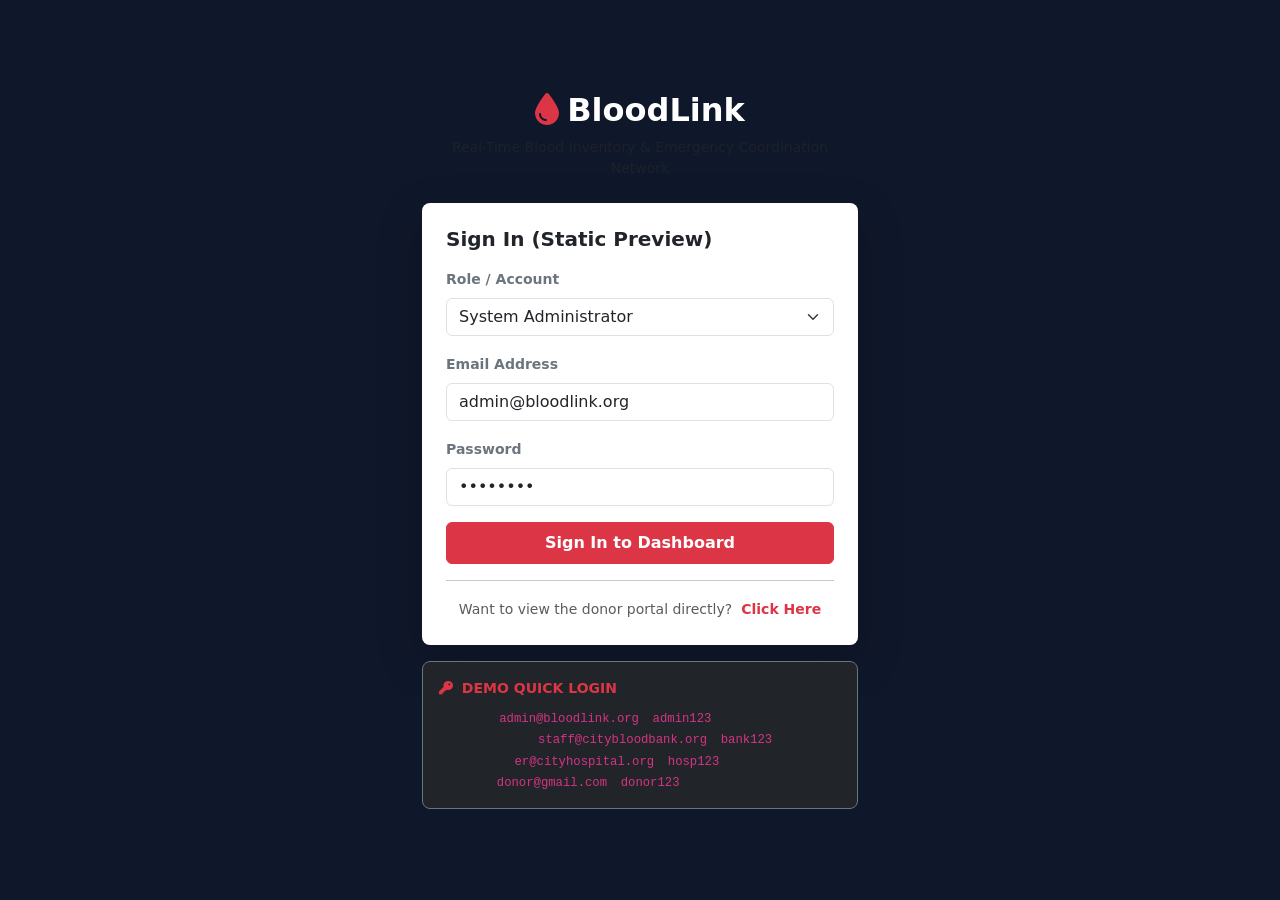
<file: index.html>
<!DOCTYPE html>
<html lang="en">
<head>
    <meta charset="UTF-8">
    <meta name="viewport" content="width=device-width, initial-scale=1.0">
    <title>Login | BloodLink Network Preview</title>
    <link href="https://cdn.jsdelivr.net/npm/bootstrap@5.3.2/dist/css/bootstrap.min.css" rel="stylesheet">
    <link href="https://cdnjs.cloudflare.com/ajax/libs/font-awesome/6.4.2/css/all.min.css" rel="stylesheet">
    <style>
        body { background-color: #0f172a; font-family: 'Segoe UI', system-ui, sans-serif; }
        .card { border: none; border-radius: 8px; }
    </style>
</head>
<body class="d-flex align-items-center vh-100 py-4">
    <div class="container" style="max-width: 460px;">
        <!-- Brand Header -->
        <div class="text-center text-white mb-4">
            <h2 class="fw-bold"><i class="fa-solid fa-droplet text-danger me-2"></i>BloodLink</h2>
            <p class="text-muted small">Real-Time Blood Inventory & Emergency Coordination Network</p>
        </div>

        <div class="card p-4 shadow-lg bg-white">
            <h5 class="fw-bold text-dark mb-3">Sign In (Static Preview)</h5>
            
            <form id="loginForm" onsubmit="handleStaticLogin(event)">
                <div class="mb-3">
                    <label class="form-label small fw-semibold text-secondary">Role / Account</label>
                    <select class="form-select" id="roleSelect" onchange="quickFillCredentials(this.value)">
                        <option value="admin">System Administrator</option>
                        <option value="bloodbank">Blood Bank Staff</option>
                        <option value="hospital">Hospital Emergency Staff</option>
                        <option value="donor">Registered Voluntary Donor</option>
                    </select>
                </div>

                <div class="mb-3">
                    <label class="form-label small fw-semibold text-secondary">Email Address</label>
                    <input type="email" id="emailInput" class="form-control" value="admin@bloodlink.org" required>
                </div>

                <div class="mb-3">
                    <label class="form-label small fw-semibold text-secondary">Password</label>
                    <input type="password" id="passwordInput" class="form-control" value="admin123" required>
                </div>

                <button type="submit" class="btn btn-danger w-100 fw-semibold py-2">Sign In to Dashboard</button>
            </form>

            <hr class="my-3">

            <div class="text-center">
                <span class="small text-muted">Want to view the donor portal directly?</span>
                <a href="donor.html" class="small fw-bold text-danger ms-1 text-decoration-none">Click Here</a>
            </div>
        </div>

        <!-- Demo Login Credentials Card -->
        <div class="card mt-3 p-3 bg-dark text-white border border-secondary">
            <div class="fw-bold small text-uppercase text-danger mb-2"><i class="fa-solid fa-key me-1"></i> Demo Quick Login</div>
            <div class="small text-muted">
                <div><strong>Admin:</strong> <code>admin@bloodlink.org</code> / <code>admin123</code></div>
                <div><strong>Blood Bank:</strong> <code>staff@citybloodbank.org</code> / <code>bank123</code></div>
                <div><strong>Hospital:</strong> <code>er@cityhospital.org</code> / <code>hosp123</code></div>
                <div><strong>Donor:</strong> <code>donor@gmail.com</code> / <code>donor123</code></div>
            </div>
        </div>
    </div>

    <script>
        function quickFillCredentials(role) {
            const emailInput = document.getElementById('emailInput');
            const passwordInput = document.getElementById('passwordInput');
            
            if (role === 'admin') {
                emailInput.value = 'admin@bloodlink.org';
                passwordInput.value = 'admin123';
            } else if (role === 'bloodbank') {
                emailInput.value = 'staff@citybloodbank.org';
                passwordInput.value = 'bank123';
            } else if (role === 'hospital') {
                emailInput.value = 'er@cityhospital.org';
                passwordInput.value = 'hosp123';
            } else if (role === 'donor') {
                emailInput.value = 'donor@gmail.com';
                passwordInput.value = 'donor123';
            }
        }

        function handleStaticLogin(event) {
            event.preventDefault();
            const role = document.getElementById('roleSelect').value;
            
            if (role === 'admin') {
                window.location.href = 'admin.html';
            } else if (role === 'bloodbank') {
                window.location.href = 'bloodbank.html';
            } else if (role === 'hospital') {
                window.location.href = 'hospital.html';
            } else if (role === 'donor') {
                window.location.href = 'donor.html';
            }
        }
    </script>
</body>
</html>
</file>
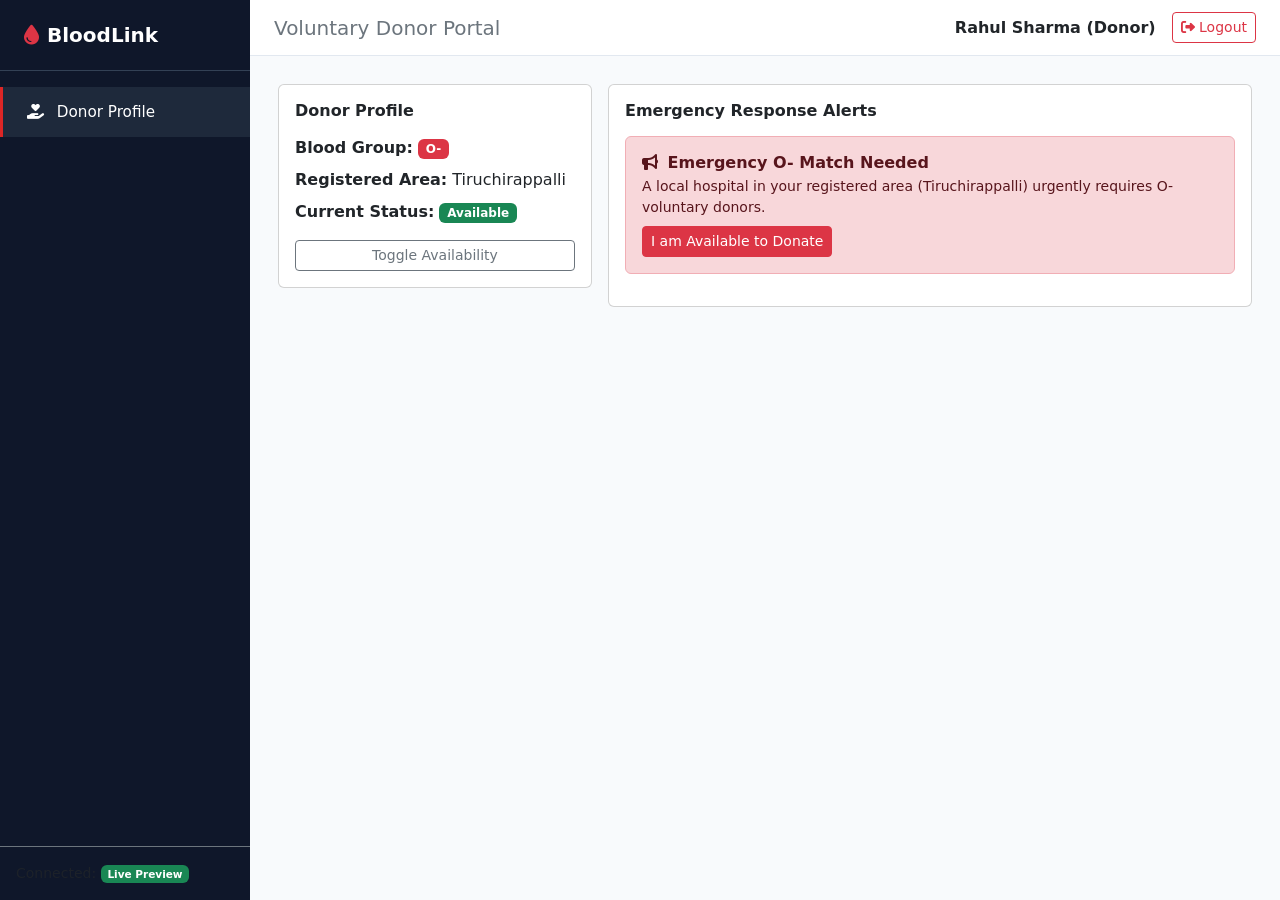
<file: donor.html>
<!DOCTYPE html>
<html lang="en">
<head>
    <meta charset="UTF-8">
    <meta name="viewport" content="width=device-width, initial-scale=1.0">
    <title>Donor Portal | BloodLink Preview</title>
    <link href="https://cdn.jsdelivr.net/npm/bootstrap@5.3.2/dist/css/bootstrap.min.css" rel="stylesheet">
    <link href="https://cdnjs.cloudflare.com/ajax/libs/font-awesome/6.4.2/css/all.min.css" rel="stylesheet">
    <style>
        :root { --sidebar-width: 250px; --bg-main: #f8fafc; --navy-dark: #0f172a; --navy-primary: #1e293b; --red-accent: #dc2626; }
        body { font-family: 'Segoe UI', system-ui, sans-serif; background-color: var(--bg-main); color: #334155; margin: 0; }
        #wrapper { display: flex; width: 100%; min-height: 100vh; }
        #sidebar { width: var(--sidebar-width); background-color: var(--navy-dark); color: #fff; flex-shrink: 0; display: flex; flex-direction: column; }
        #sidebar .sidebar-brand { padding: 1.25rem 1.5rem; font-size: 1.25rem; font-weight: 700; border-bottom: 1px solid #334155; color: #fff; text-decoration: none; }
        #sidebar .nav-link { color: #94a3b8; padding: 0.85rem 1.5rem; font-size: 0.95rem; border-left: 3px solid transparent; }
        #sidebar .nav-link.active { color: #fff; background-color: var(--navy-primary); border-left-color: var(--red-accent); }
        #content-wrapper { flex-grow: 1; display: flex; flex-direction: column; }
        .top-navbar { background-color: #ffffff; border-bottom: 1px solid #e2e8f0; padding: 0.75rem 1.5rem; }
        .main-content { padding: 1.75rem; flex-grow: 1; }
    </style>
</head>
<body>
    <div id="wrapper">
        <div id="sidebar">
            <a href="index.html" class="sidebar-brand d-flex align-items-center"><i class="fa-solid fa-droplet text-danger me-2"></i><span>BloodLink</span></a>
            <div class="nav flex-column mt-3"><a class="nav-link active"><i class="fa-solid fa-hand-holding-heart me-2"></i> Donor Profile</a></div>
            <div class="mt-auto p-3 border-top border-secondary text-muted small">Connected: <span class="badge bg-success">Live Preview</span></div>
        </div>

        <div id="content-wrapper">
            <nav class="top-navbar d-flex justify-content-between align-items-center">
                <h5 class="m-0 text-secondary">Voluntary Donor Portal</h5>
                <div class="d-flex align-items-center gap-3">
                    <span class="fw-semibold text-dark">Rahul Sharma (Donor)</span>
                    <a href="index.html" class="btn btn-outline-danger btn-sm"><i class="fa-solid fa-right-from-bracket"></i> Logout</a>
                </div>
            </nav>

            <main class="main-content">
                <div class="row g-3">
                    <div class="col-md-4">
                        <div class="card p-3">
                            <h6 class="fw-bold mb-3">Donor Profile</h6>
                            <div class="mb-2"><strong>Blood Group:</strong> <span class="badge bg-danger">O-</span></div>
                            <div class="mb-2"><strong>Registered Area:</strong> Tiruchirappalli</div>
                            <div class="mb-3"><strong>Current Status:</strong> <span id="status-badge" class="badge bg-success">Available</span></div>
                            <button class="btn btn-outline-secondary btn-sm w-100" onclick="toggleStatus()">Toggle Availability</button>
                        </div>
                    </div>
                    <div class="col-md-8">
                        <div class="card p-3">
                            <h6 class="fw-bold mb-3">Emergency Response Alerts</h6>
                            <div class="alert alert-danger" id="donor-alert-box">
                                <h6 class="alert-heading fw-bold mb-1"><i class="fa-solid fa-bullhorn me-1"></i> Emergency O- Match Needed</h6>
                                <p class="mb-2 small">A local hospital in your registered area (Tiruchirappalli) urgently requires O- voluntary donors.</p>
                                <button class="btn btn-danger btn-sm" onclick="respondToAlert(this)">I am Available to Donate</button>
                            </div>
                        </div>
                    </div>
                </div>
            </main>
        </div>
    </div>

    <script>
        function toggleStatus() {
            const badge = document.getElementById('status-badge');
            if (badge.textContent === 'Available') {
                badge.textContent = 'Unavailable';
                badge.className = 'badge bg-secondary';
            } else {
                badge.textContent = 'Available';
                badge.className = 'badge bg-success';
            }
        }

        function respondToAlert(button) {
            button.className = 'btn btn-success btn-sm disabled';
            button.textContent = 'Response Recorded - Thank You!';
        }
    </script>
</body>
</html>
</file>
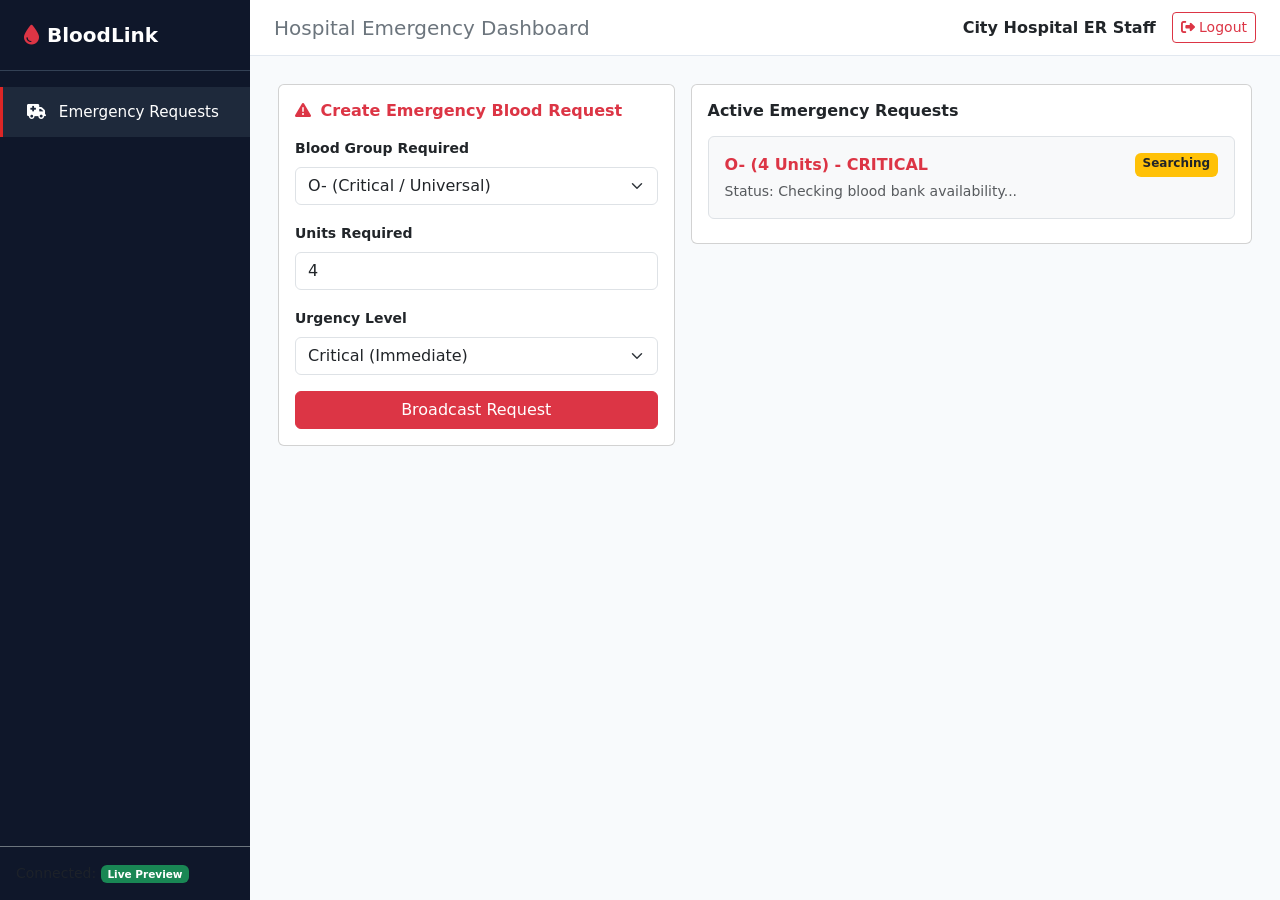
<file: hospital.html>
<!DOCTYPE html>
<html lang="en">
<head>
    <meta charset="UTF-8">
    <meta name="viewport" content="width=device-width, initial-scale=1.0">
    <title>Hospital Emergency Portal | BloodLink Preview</title>
    <link href="https://cdn.jsdelivr.net/npm/bootstrap@5.3.2/dist/css/bootstrap.min.css" rel="stylesheet">
    <link href="https://cdnjs.cloudflare.com/ajax/libs/font-awesome/6.4.2/css/all.min.css" rel="stylesheet">
    <style>
        :root { --sidebar-width: 250px; --bg-main: #f8fafc; --navy-dark: #0f172a; --navy-primary: #1e293b; --red-accent: #dc2626; }
        body { font-family: 'Segoe UI', system-ui, sans-serif; background-color: var(--bg-main); color: #334155; margin: 0; }
        #wrapper { display: flex; width: 100%; min-height: 100vh; }
        #sidebar { width: var(--sidebar-width); background-color: var(--navy-dark); color: #fff; flex-shrink: 0; display: flex; flex-direction: column; }
        #sidebar .sidebar-brand { padding: 1.25rem 1.5rem; font-size: 1.25rem; font-weight: 700; border-bottom: 1px solid #334155; color: #fff; text-decoration: none; }
        #sidebar .nav-link { color: #94a3b8; padding: 0.85rem 1.5rem; font-size: 0.95rem; border-left: 3px solid transparent; }
        #sidebar .nav-link.active { color: #fff; background-color: var(--navy-primary); border-left-color: var(--red-accent); }
        #content-wrapper { flex-grow: 1; display: flex; flex-direction: column; }
        .top-navbar { background-color: #ffffff; border-bottom: 1px solid #e2e8f0; padding: 0.75rem 1.5rem; }
        .main-content { padding: 1.75rem; flex-grow: 1; }
    </style>
</head>
<body>
    <div id="wrapper">
        <div id="sidebar">
            <a href="index.html" class="sidebar-brand d-flex align-items-center"><i class="fa-solid fa-droplet text-danger me-2"></i><span>BloodLink</span></a>
            <div class="nav flex-column mt-3"><a class="nav-link active"><i class="fa-solid fa-truck-medical me-2"></i> Emergency Requests</a></div>
            <div class="mt-auto p-3 border-top border-secondary text-muted small">Connected: <span class="badge bg-success">Live Preview</span></div>
        </div>

        <div id="content-wrapper">
            <nav class="top-navbar d-flex justify-content-between align-items-center">
                <h5 class="m-0 text-secondary">Hospital Emergency Dashboard</h5>
                <div class="d-flex align-items-center gap-3">
                    <span class="fw-semibold text-dark">City Hospital ER Staff</span>
                    <a href="index.html" class="btn btn-outline-danger btn-sm"><i class="fa-solid fa-right-from-bracket"></i> Logout</a>
                </div>
            </nav>

            <main class="main-content">
                <div class="row g-3 mb-4">
                    <div class="col-md-5">
                        <div class="card p-3">
                            <h6 class="fw-bold mb-3 text-danger"><i class="fa-solid fa-triangle-exclamation me-1"></i> Create Emergency Blood Request</h6>
                            <form onsubmit="createEmergencyRequest(event)">
                                <div class="mb-3">
                                    <label class="form-label small fw-semibold">Blood Group Required</label>
                                    <select class="form-select" id="blood_group">
                                        <option value="O-">O- (Critical / Universal)</option>
                                        <option value="O+">O+</option>
                                        <option value="A+">A+</option>
                                        <option value="B+">B+</option>
                                    </select>
                                </div>
                                <div class="mb-3">
                                    <label class="form-label small fw-semibold">Units Required</label>
                                    <input type="number" class="form-control" id="units_required" min="1" value="4" required>
                                </div>
                                <div class="mb-3">
                                    <label class="form-label small fw-semibold">Urgency Level</label>
                                    <select class="form-select" id="urgency">
                                        <option value="CRITICAL">Critical (Immediate)</option>
                                        <option value="HIGH">High (&lt; 2 Hours)</option>
                                    </select>
                                </div>
                                <button type="submit" class="btn btn-danger w-100">Broadcast Request</button>
                            </form>
                        </div>
                    </div>

                    <div class="col-md-7">
                        <div class="card p-3">
                            <h6 class="fw-bold mb-3">Active Emergency Requests</h6>
                            <div id="hospital-requests-list">
                                <div class="border rounded p-3 mb-2 bg-light">
                                    <div class="d-flex justify-content-between">
                                        <span class="fw-bold text-danger">O- (4 Units) - CRITICAL</span>
                                        <span class="badge bg-warning text-dark">Searching</span>
                                    </div>
                                    <div class="small text-muted mt-1">Status: Checking blood bank availability...</div>
                                </div>
                            </div>
                        </div>
                    </div>
                </div>
            </main>
        </div>
    </div>

    <script>
        function createEmergencyRequest(event) {
            event.preventDefault();
            const bg = document.getElementById('blood_group').value;
            const units = document.getElementById('units_required').value;
            const urgency = document.getElementById('urgency').value;

            const list = document.getElementById('hospital-requests-list');
            const newReq = document.createElement('div');
            newReq.className = 'border rounded p-3 mb-2 bg-light';
            newReq.innerHTML = `<div class="d-flex justify-content-between"><span class="fw-bold text-danger">${bg} (${units} Units) - ${urgency}</span><span class="badge bg-warning text-dark">Searching</span></div><div class="small text-muted mt-1">Status: Broadcast sent to nearby blood banks...</div>`;
            list.prepend(newReq);
        }
    </script>
</body>
</html>
</file>
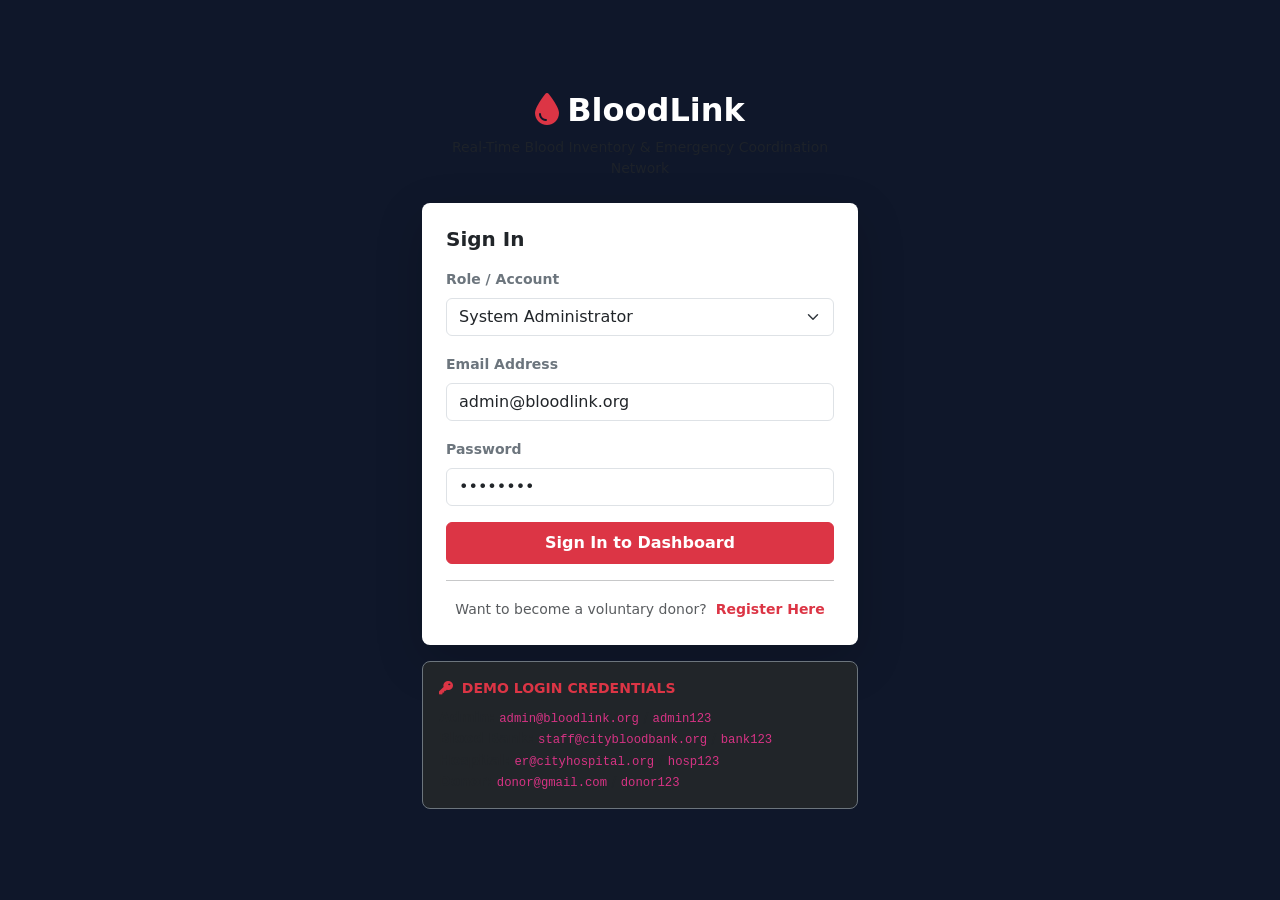
<file: templates/auth/login.html>
<!DOCTYPE html>
<html lang="en">
<head>
    <meta charset="UTF-8">
    <meta name="viewport" content="width=device-width, initial-scale=1.0">
    <title>Login | BloodLink Network</title>
    <link href="https://cdn.jsdelivr.net/npm/bootstrap@5.3.2/dist/css/bootstrap.min.css" rel="stylesheet">
    <link href="https://cdnjs.cloudflare.com/ajax/libs/font-awesome/6.4.2/css/all.min.css" rel="stylesheet">
    <style>
        body { background-color: #0f172a; font-family: 'Segoe UI', system-ui, sans-serif; }
        .card { border: none; border-radius: 8px; }
    </style>
</head>
<body class="d-flex align-items-center vh-100 py-4">
    <div class="container" style="max-width: 460px;">
        <!-- Brand Header -->
        <div class="text-center text-white mb-4">
            <h2 class="fw-bold"><i class="fa-solid fa-droplet text-danger me-2"></i>BloodLink</h2>
            <p class="text-muted small">Real-Time Blood Inventory & Emergency Coordination Network</p>
        </div>

        <div class="card p-4 shadow-lg bg-white">
            <h5 class="fw-bold text-dark mb-3">Sign In</h5>
            
            <form action="/login" method="POST" id="loginForm">
                <div class="mb-3">
                    <label class="form-label small fw-semibold text-secondary">Role / Account</label>
                    <select class="form-select" id="roleSelect" name="roleSelect" onchange="quickFillCredentials(this.value)">
                        <option value="admin">System Administrator</option>
                        <option value="bloodbank">Blood Bank Staff</option>
                        <option value="hospital">Hospital Emergency Staff</option>
                        <option value="donor">Registered Voluntary Donor</option>
                    </select>
                </div>

                <div class="mb-3">
                    <label class="form-label small fw-semibold text-secondary">Email Address</label>
                    <input type="email" id="emailInput" name="email" class="form-control" value="admin@bloodlink.org" required>
                </div>

                <div class="mb-3">
                    <label class="form-label small fw-semibold text-secondary">Password</label>
                    <input type="password" id="passwordInput" name="password" class="form-control" value="admin123" required>
                </div>

                <button type="submit" class="btn btn-danger w-100 fw-semibold py-2">Sign In to Dashboard</button>
            </form>

            <hr class="my-3">

            <!-- New Donor Registration Link -->
            <div class="text-center">
                <span class="small text-muted">Want to become a voluntary donor?</span>
                <a href="/register" class="small fw-bold text-danger ms-1 text-decoration-none">Register Here</a>
            </div>
        </div>

        <!-- Quick Demo Login Reference Box -->
        <div class="card mt-3 p-3 bg-dark text-white border border-secondary">
            <div class="fw-bold small text-uppercase text-danger mb-2"><i class="fa-solid fa-key me-1"></i> Demo Login Credentials</div>
            <div class="small text-muted">
                <div><strong>Admin:</strong> <code>admin@bloodlink.org</code> / <code>admin123</code></div>
                <div><strong>Blood Bank:</strong> <code>staff@citybloodbank.org</code> / <code>bank123</code></div>
                <div><strong>Hospital:</strong> <code>er@cityhospital.org</code> / <code>hosp123</code></div>
                <div><strong>Donor:</strong> <code>donor@gmail.com</code> / <code>donor123</code></div>
            </div>
        </div>
    </div>

    <script>
        function quickFillCredentials(role) {
            const emailInput = document.getElementById('emailInput');
            const passwordInput = document.getElementById('passwordInput');
            
            if (role === 'admin') {
                emailInput.value = 'admin@bloodlink.org';
                passwordInput.value = 'admin123';
            } else if (role === 'bloodbank') {
                emailInput.value = 'staff@citybloodbank.org';
                passwordInput.value = 'bank123';
            } else if (role === 'hospital') {
                emailInput.value = 'er@cityhospital.org';
                passwordInput.value = 'hosp123';
            } else if (role === 'donor') {
                emailInput.value = 'donor@gmail.com';
                passwordInput.value = 'donor123';
            }
        }
    </script>
</body>
</html>
</file>
